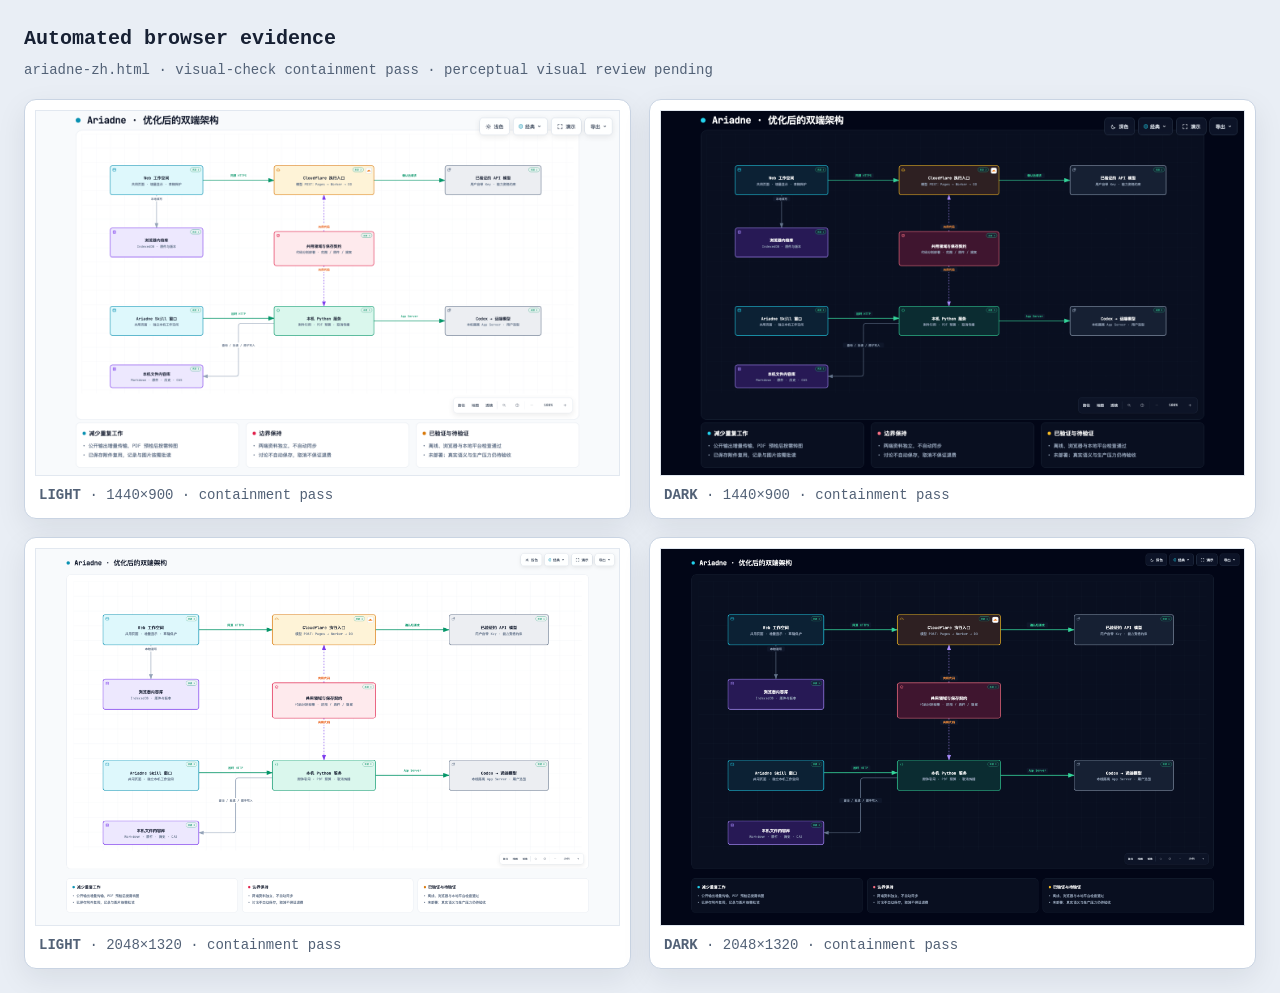
<file: docs/architecture/archify/2026-09-29-optimized/ariadne-zh.visual-check.html>
<!doctype html>
<html lang="en">
<head>
<meta charset="utf-8">
<meta name="viewport" content="width=device-width,initial-scale=1">
<title>Archify automated browser evidence · ariadne-zh.html</title>
<style>
*{box-sizing:border-box}body{margin:0;padding:24px;background:#e9eef5;color:#172033;font:14px/1.5 ui-monospace,SFMono-Regular,Menlo,Consolas,monospace}header{max-width:1500px;margin:0 auto 18px}h1{margin:0 0 6px;font-size:20px}p{margin:0;color:#526176}.grid{max-width:1500px;margin:auto;display:grid;grid-template-columns:repeat(2,minmax(0,1fr));gap:18px}figure{margin:0;padding:10px;background:white;border:1px solid #c9d4e3;border-radius:12px;box-shadow:0 10px 30px rgba(15,23,42,.08)}img{display:block;width:100%;height:auto;border:1px solid #e2e8f0}figcaption{padding:9px 4px 2px;color:#526176}@media(max-width:900px){.grid{grid-template-columns:1fr}}
</style>
</head>
<body>
<header><h1>Automated browser evidence</h1><p>ariadne-zh.html · visual-check containment pass · perceptual visual review pending</p></header>
<main class="grid">
      <figure>
        <img src="ariadne-zh.visual-check.1440x900.light.png" alt="light 1440 by 900">
        <figcaption><strong>LIGHT</strong> · 1440×900 · containment pass</figcaption>
      </figure>
      <figure>
        <img src="ariadne-zh.visual-check.1440x900.dark.png" alt="dark 1440 by 900">
        <figcaption><strong>DARK</strong> · 1440×900 · containment pass</figcaption>
      </figure>
      <figure>
        <img src="ariadne-zh.visual-check.2048x1320.light.png" alt="light 2048 by 1320">
        <figcaption><strong>LIGHT</strong> · 2048×1320 · containment pass</figcaption>
      </figure>
      <figure>
        <img src="ariadne-zh.visual-check.2048x1320.dark.png" alt="dark 2048 by 1320">
        <figcaption><strong>DARK</strong> · 2048×1320 · containment pass</figcaption>
      </figure>
</main>
</body>
</html>
</file>
